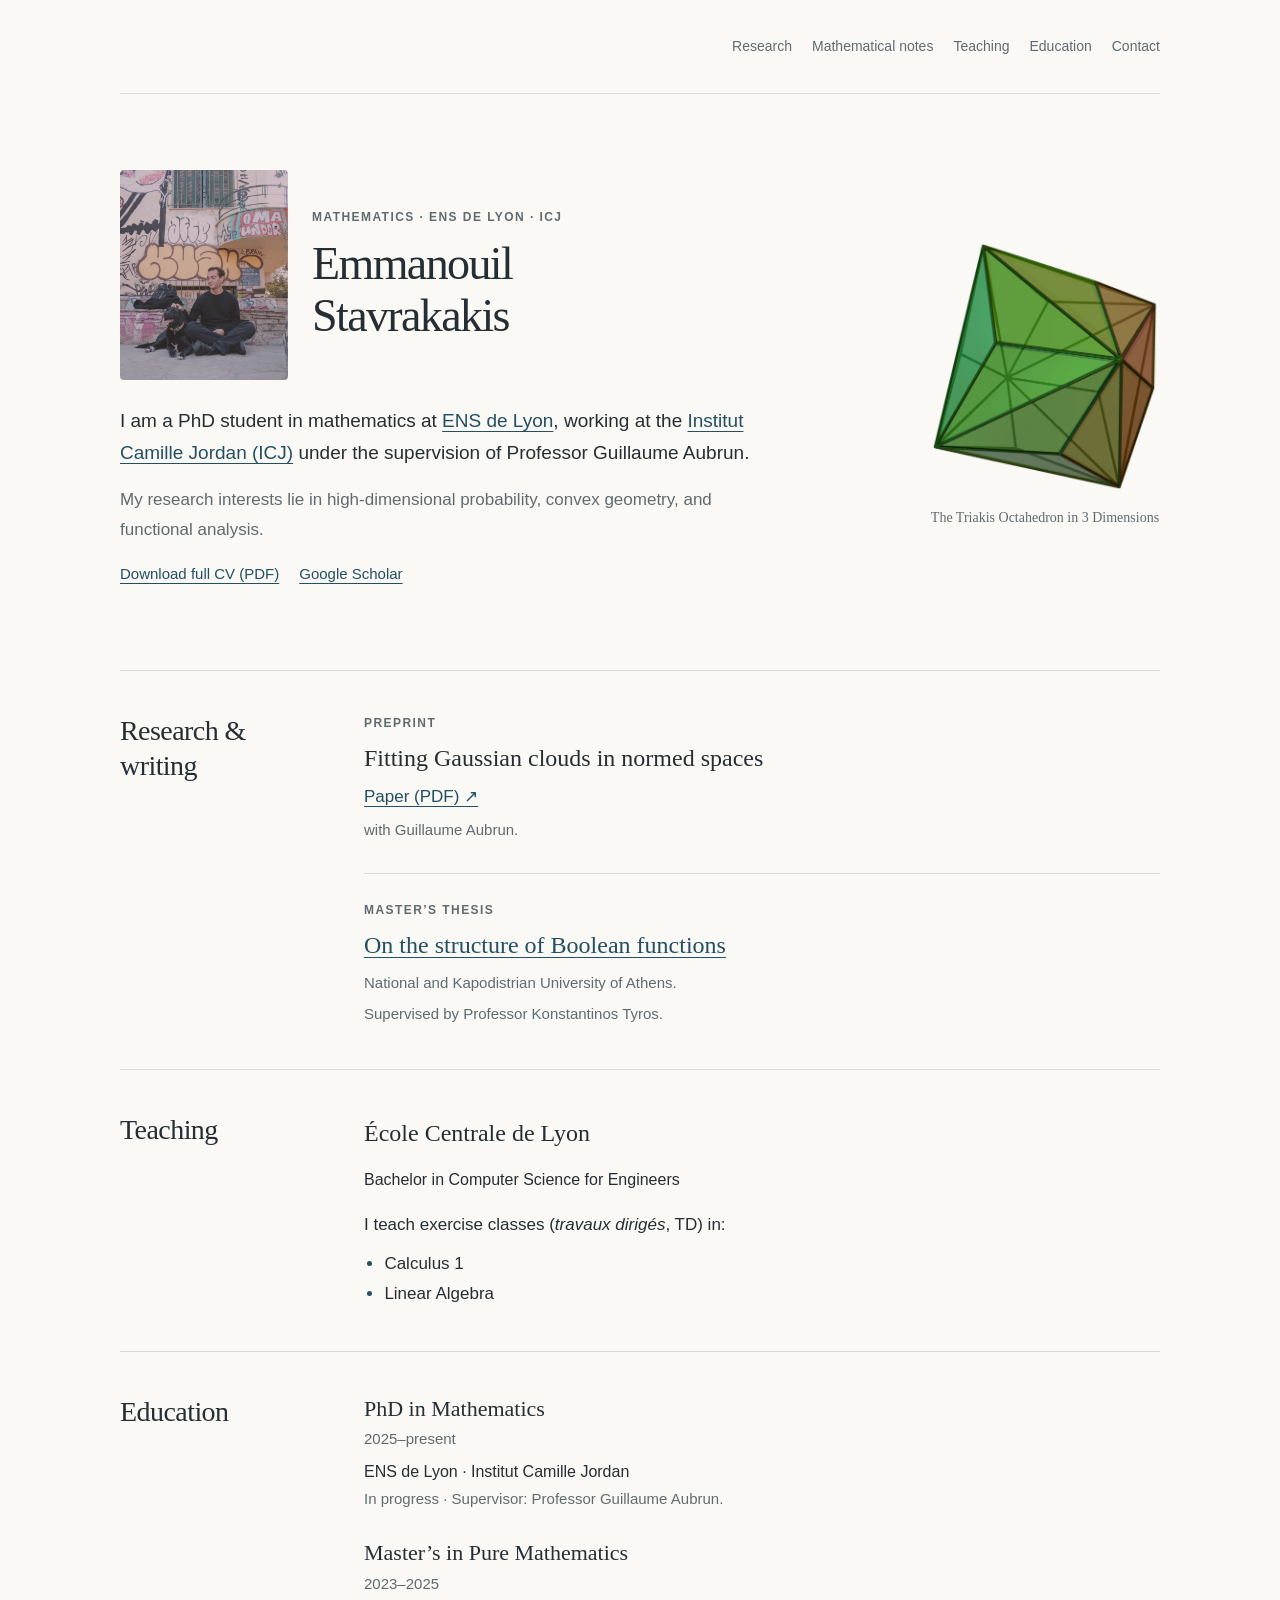
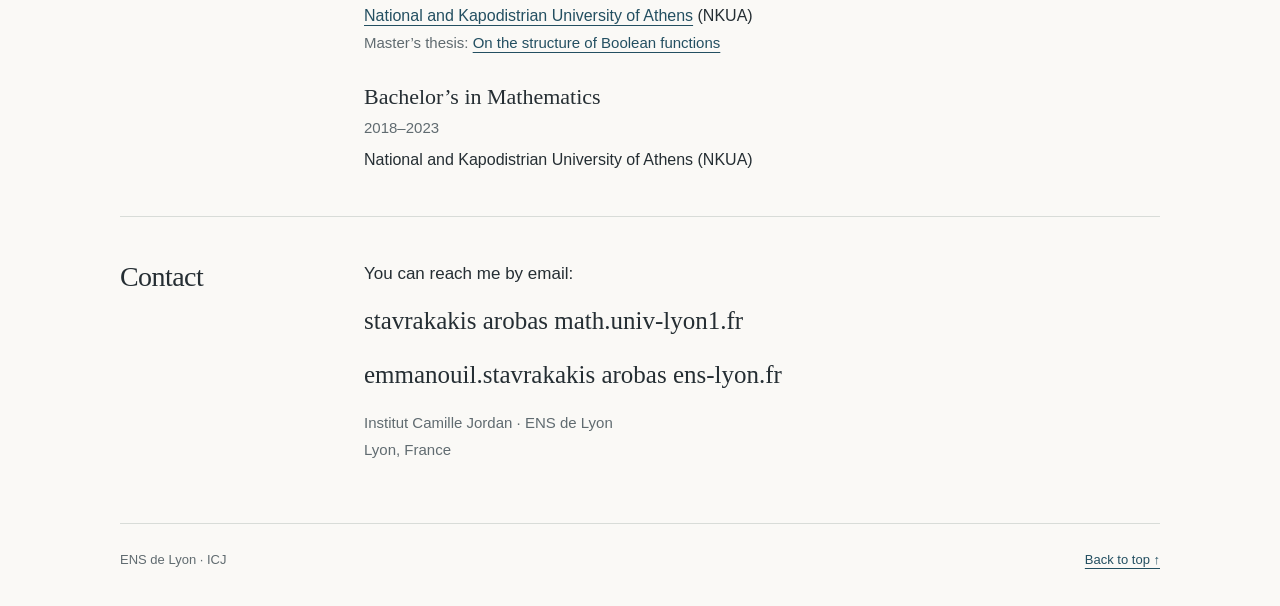
<file: index.html>
<!doctype html>
<html lang="en">
<head>
  <!-- Google tag (gtag.js) -->
<script async src="https://www.googletagmanager.com/gtag/js?id=G-0EEMKMMTBL"></script>
<script>
  window.dataLayer = window.dataLayer || [];
  function gtag(){dataLayer.push(arguments);}
  gtag('js', new Date());

  gtag('config', 'G-0EEMKMMTBL');
</script>
  <meta charset="utf-8">
  <meta name="viewport" content="width=device-width, initial-scale=1">
  <title>Emmanouil Stavrakakis | Mathematics</title>
  <meta name="description" content="Emmanouil Stavrakakis, mathematics PhD student at ENS de Lyon, working at the Institut Camille Jordan. Research in high-dimensional probability, convex geometry, and functional analysis.">
  <meta name="color-scheme" content="light">
  <!-- EDITING: all page text and CSS are in this small UTF-8 file. -->
  <!-- Keep the images, PDF, CSS, and JS files beside index.html. -->
  <!-- Appearance: adjust the CSS below. Page text starts at <body>. -->
  <style>
    :root {
      --paper: #faf9f6;
      --ink: #252e33;
      --muted: #606b70;
      --accent: #234f61;
      --line: #d8dcd8;
      --serif: Georgia, "Times New Roman", serif;
      --sans: -apple-system, BlinkMacSystemFont, "Segoe UI", sans-serif;
    }
    * { box-sizing: border-box; }
    html { scroll-padding-top: 2rem; }
    body {
      margin: 0;
      background: var(--paper);
      color: var(--ink);
      font-family: var(--sans);
      font-size: 17px;
      line-height: 1.75;
      -webkit-font-smoothing: antialiased;
    }
    a {
      color: var(--accent);
      text-decoration-thickness: 1px;
      text-underline-offset: 4px;
    }
    a:hover { text-decoration-thickness: 2px; }
    a:focus-visible { outline: 2px solid var(--accent); outline-offset: 5px; }
    ::selection { background: #dbe8e9; }
    .wrap { width: min(1040px, calc(100% - 64px)); margin-inline: auto; }
    .skip-link {
      position: absolute;
      top: 8px;
      left: 8px;
      z-index: 10;
      padding: 8px 16px;
      background: white;
      transform: translateY(-160%);
    }
    .skip-link:focus { transform: translateY(0); }
    .site-header {
      display: flex;
      align-items: center;
      justify-content: flex-end;
      gap: 24px;
      padding-block: 24px;
      border-bottom: 1px solid var(--line);
    }
    nav { display: flex; flex-wrap: wrap; gap: 4px 20px; }
    nav a {
      padding-block: 10px;
      color: var(--muted);
      font-size: 14px;
      text-decoration: none;
    }
    nav a:hover { color: var(--accent); text-decoration: underline; }
    .hero {
      display: grid;
      grid-template-columns: minmax(0, 1fr) 230px;
      align-items: center;
      gap: 64px;
      padding-block: 76px 68px;
    }
    .eyebrow, .kind {
      color: var(--muted);
      font-size: 12px;
      font-weight: 600;
      letter-spacing: .12em;
      text-transform: uppercase;
    }
    .eyebrow { margin: 0 0 10px; }
    .profile-heading {
      display: grid;
      grid-template-columns: 168px minmax(0, 1fr);
      align-items: center;
      gap: 24px;
      margin-bottom: 25px;
    }
    .portrait {
      display: block;
      width: 168px;
      height: 210px;
      object-fit: cover;
      object-position: 50% 80%;
      border-radius: 4px;
    }
    h1, h2, h3 { font-family: var(--serif); font-weight: 400; }
    h1 {
      margin: 0;
      font-size: clamp(30px, 4vw, 46px);
      line-height: 1.12;
      letter-spacing: -.035em;
      overflow-wrap: anywhere;
    }
    .name-line { display: block; }
    .intro { margin: 0 0 16px; max-width: 650px; font-size: 19px; line-height: 1.7; }
    .interests { margin: 0; max-width: 650px; color: var(--muted); }
    .geometry { margin: 0; text-align: center; }
    .geometry img { display: block; width: 100%; height: auto; }
    .geometry figcaption { margin-top: 14px; font-family: var(--serif); font-size: 14px; color: var(--muted); }
    .section {
      display: grid;
      grid-template-columns: 200px minmax(0, 1fr);
      gap: 44px;
      padding-block: 42px;
      border-top: 1px solid var(--line);
    }
    h2 { margin: 0; font-size: 28px; line-height: 1.25; letter-spacing: -.02em; }
    h3 { margin: 5px 0 8px; font-size: 24px; line-height: 1.35; }
    .entry + .entry { margin-top: 30px; padding-top: 26px; border-top: 1px solid var(--line); }
    .kind { display: block; margin: 0 0 8px; }
    .detail { margin: 5px 0 0; color: var(--muted); font-size: 15px; }
    .teaching-copy { margin: 14px 0 10px; }
    .course-list { margin: 0; padding-left: 1.2em; }
    .course-list li::marker { color: var(--accent); }
    .education-list { margin: 0; padding: 0; list-style: none; }
    .education-list li + li { margin-top: 26px; }
    .education-list h3 { font-size: 22px; margin-top: 0; margin-bottom: 3px; }
    .education-list p { margin: 0; }
    .education-list .education-dates { margin-bottom: 5px; }
    .institution { font-size: 16px; }
    .email { font-size: clamp(19px, 3vw, 25px); font-family: var(--serif); overflow-wrap: anywhere; }
    .contact-text { margin: 0 0 10px; }
    .contact-emails { margin: 0; padding: 0; list-style: none; }
    .contact-emails li + li { margin-top: 10px; }
    .location { margin: 14px 0 0; font-size: 15px; color: var(--muted); }
    .extra-links { display: flex; flex-wrap: wrap; gap: 20px; margin-top: 16px; font-size: 15px; }
    footer {
      display: flex;
      flex-wrap: wrap;
      justify-content: space-between;
      gap: 12px;
      margin-top: 18px;
      padding-block: 25px 34px;
      border-top: 1px solid var(--line);
      font-size: 13px;
      color: var(--muted);
    }
    footer p { margin: 0; }
    @media (max-width: 760px) {
      .hero { gap: 28px; grid-template-columns: minmax(0, 1fr) 160px; padding-block: 50px; }
      .profile-heading { grid-template-columns: 128px minmax(0, 1fr); gap: 18px; }
      .portrait { width: 128px; height: 160px; }
      .section { grid-template-columns: 155px minmax(0, 1fr); gap: 28px; }
    }
    @media (max-width: 580px) {
      .wrap { width: calc(100% - 40px); }
      .site-header { align-items: flex-start; flex-direction: column; gap: 5px; padding-block: 20px 12px; }
      nav { gap: 0 22px; }
      .hero { grid-template-columns: 1fr; gap: 26px; padding-block: 42px; }
      .profile-heading { grid-template-columns: 112px minmax(0, 1fr); gap: 16px; }
      .portrait { width: 112px; height: 140px; }
      h1 { font-size: clamp(24px, 6.3vw, 30px); }
      .geometry { width: 160px; justify-self: center; }
      .intro { font-size: 18px; }
      .section { grid-template-columns: 1fr; gap: 24px; padding-block: 32px; }
      h2 { font-size: 27px; }
      h3 { font-size: 23px; }
    }
    @media print {
      body { background: white; font-size: 11pt; }
      .wrap { width: 100%; }
      nav, .geometry, .skip-link, footer { display: none; }
      .site-header { padding-block: 0 12px; }
      .hero { display: block; padding-block: 24px; }
      h1 { font-size: 26pt; }
      .intro { font-size: 12pt; }
      .section { padding-block: 20px; grid-template-columns: 150px minmax(0, 1fr); gap: 20px; }
      .entry, .education-list li { break-inside: avoid; }
      a { color: inherit; }
    }
  </style>
</head>
<body>
  <a class="skip-link" href="#main">Skip to content</a>
  <div class="wrap">
    <header class="site-header">
      <nav aria-label="Main navigation">
        <a href="#research">Research</a>
        <a href="notebook.html">Mathematical notes</a>
        <a href="#teaching">Teaching</a>
        <a href="#education">Education</a>
        <a href="#contact">Contact</a>
      </nav>
    </header>

    <main id="main">
      <!-- ABOUT: update your name, biography, and research interests here. -->
      <section class="hero" id="about" aria-labelledby="name">
        <div>
          <div class="profile-heading">
            <img class="portrait" src="portrait.png" width="168" height="210" alt="Sitting outdoors with a black dog">
            <div>
              <p class="eyebrow">Mathematics · ENS de Lyon · ICJ</p>
              <h1 id="name"><span class="name-line">Emmanouil</span> <span class="name-line">Stavrakakis</span></h1>
            </div>
          </div>
          <p class="intro">
            I am a PhD student in mathematics at
            <a href="https://www.ens-lyon.fr/en/">ENS de Lyon</a>, working at the
            <a href="https://math.univ-lyon1.fr/icj/">Institut Camille Jordan (ICJ)</a>
            under the supervision of Professor Guillaume Aubrun.
          </p>
          <p class="interests">
            My research interests lie in high-dimensional probability,
            convex geometry, and functional analysis.
          </p>
          <p class="extra-links">
            <a href="Emmanouil-Stavrakakis-CV.pdf" download="Emmanouil-Stavrakakis-CV.pdf" type="application/pdf">Download full CV (PDF)</a>
            <a href="https://scholar.google.com/citations?user=XRayWN0AAAAJ&amp;hl=en">Google Scholar</a>
          </p>
        </div>

        <!-- FIGURE: replace triakis-octahedron.png to change the image. -->
        <figure class="geometry">
          <img src="triakis-octahedron.png" width="960" height="1047" alt="A triakis octahedron with translucent green and amber triangular faces.">
          <figcaption>The Triakis Octahedron in 3 Dimensions</figcaption>
        </figure>
      </section>

      <section class="section" id="research" aria-labelledby="research-title">
        <h2 id="research-title">Research &amp;<br>writing</h2>
        <div>
          <article class="entry">
            <p class="kind">Preprint</p>
            <h3>Fitting Gaussian clouds in normed spaces</h3>
            <a href="https://arxiv.org/pdf/2610.20299">Paper (PDF) ↗</a>
            <p class="detail">with Guillaume Aubrun.</p>
            <!-- Add the exact author list and year here when ready. Example:
            <p class="detail">AUTHOR LIST · YEAR</p>
            -->
            <!-- Once you have the real URL, add a link here. Example:
            <p class="extra-links"><a href="PASTE_THE_REAL_PREPRINT_URL_HERE">Read the preprint</a></p>
            -->
          </article>
          <article class="entry">
            <p class="kind">Master’s thesis</p>
            <h3><a href="https://pergamos.lib.uoa.gr/uoa/dl/object/3471182">On the structure of Boolean functions</a></h3>
            <p class="detail">National and Kapodistrian University of Athens.</p>
            <p class="detail">Supervised by Professor Konstantinos Tyros.</p>
          </article>
        </div>
      </section>

      <section class="section" id="teaching" aria-labelledby="teaching-title">
        <h2 id="teaching-title">Teaching</h2>
        <div>
          <h3>École Centrale de Lyon</h3>
          <p class="institution">Bachelor in Computer Science for Engineers</p>
          <p class="teaching-copy">I teach exercise classes (<em lang="fr">travaux dirigés</em>, TD) in:</p>
          <ul class="course-list">
            <li>Calculus 1</li>
            <li>Linear Algebra</li>
          </ul>
        </div>
      </section>

      <!-- EDUCATION -->
      <section class="section" id="education" aria-labelledby="education-title">
        <h2 id="education-title">Education</h2>
        <ol class="education-list">
          <li>
            <h3>PhD in Mathematics</h3>
            <p class="detail education-dates">2025–present</p>
            <p class="institution">ENS de Lyon · Institut Camille Jordan</p>
            <p class="detail">In progress · Supervisor: Professor Guillaume Aubrun.</p>
          </li>
          <li>
            <h3>Master’s in Pure Mathematics</h3>
            <p class="detail education-dates">2023–2025</p>
            <p class="institution"><a href="https://en.uoa.gr/">National and Kapodistrian University of Athens</a> (NKUA)</p>
            <p class="detail">Master’s thesis: <a href="https://pergamos.lib.uoa.gr/uoa/dl/object/3471182">On the structure of Boolean functions</a></p>
          </li>
          <li>
            <h3>Bachelor’s in Mathematics</h3>
            <p class="detail education-dates">2018–2023</p>
            <p class="institution">National and Kapodistrian University of Athens (NKUA)</p>
          </li>
        </ol>
      </section>

      <section class="section" id="contact" aria-labelledby="contact-title">
        <h2 id="contact-title">Contact</h2>
        <div>
          <p class="contact-text">You can reach me by email:</p>
          <ul class="contact-emails">
            <li><span class="email">stavrakakis arobas math.univ-lyon1.fr</span></li>
            <li><span class="email">emmanouil.stavrakakis arobas ens-lyon.fr</span></li>
          </ul>
          <p class="location">Institut Camille Jordan · ENS de Lyon<br>Lyon, France</p>
        </div>
      </section>
    </main>

    <footer>
      <p>ENS de Lyon · ICJ</p>
      <a href="#about">Back to top ↑</a>
    </footer>
  </div>
</body>
</html>
</file>
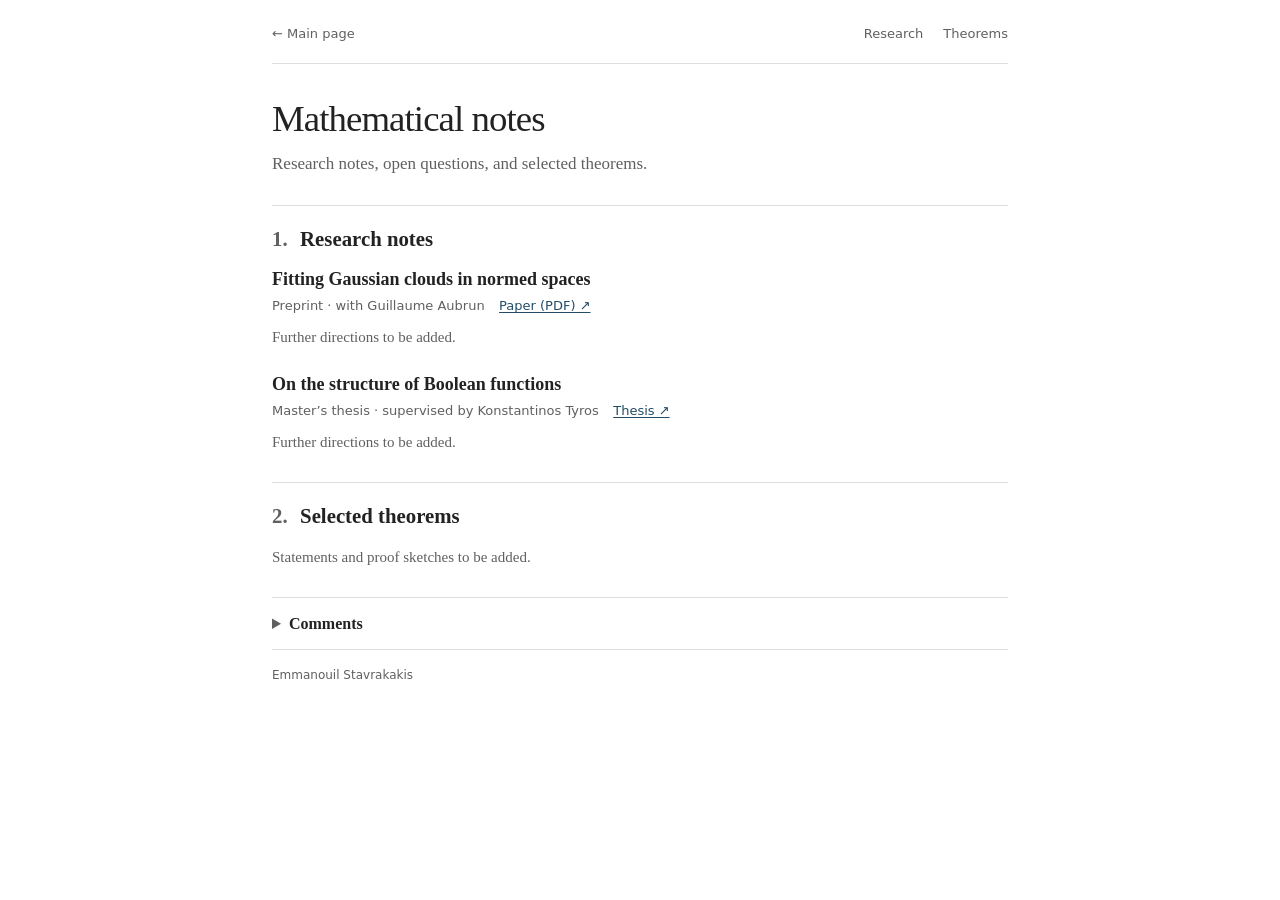
<file: notebook.html>
<!doctype html>
<html lang="en">
<head>
  <meta charset="utf-8">
  <meta name="viewport" content="width=device-width, initial-scale=1">
  <meta name="description" content="Research notes, open questions, and selected theorems by Emmanouil Stavrakakis.">
  <meta name="color-scheme" content="light">
  <title>Mathematical notes | Emmanouil Stavrakakis</title>

  <!-- All styling is included here. No external CSS or JavaScript is needed. -->
  <style>
    :root {
      color-scheme: light;
      --ink: #222222;
      --muted: #606060;
      --rule: #dededb;
      --link: #234c68;
      --serif: "Palatino Linotype", "Book Antiqua", Palatino, Georgia, serif;
      --sans: system-ui, -apple-system, BlinkMacSystemFont, "Segoe UI", sans-serif;
    }

    * { box-sizing: border-box; }

    body {
      margin: 0;
      background: #ffffff;
      color: var(--ink);
      font-family: var(--serif);
      font-size: 1.0625rem;
      line-height: 1.6;
    }

    a {
      color: var(--link);
      text-underline-offset: 0.18em;
      text-decoration-thickness: 1px;
    }

    a:hover { text-decoration-thickness: 2px; }

    :focus-visible {
      outline: 2px solid var(--link);
      outline-offset: 4px;
    }

    .nb-skip {
      position: absolute;
      top: 0.75rem;
      left: 1rem;
      z-index: 1;
      padding: 0.4rem 0.75rem;
      background: #ffffff;
      transform: translateY(-200%);
    }

    .nb-skip:focus { transform: translateY(0); }

    .nb-wrap {
      width: min(100% - 3rem, 46rem);
      margin-inline: auto;
    }

    .nb-header {
      display: flex;
      flex-wrap: wrap;
      align-items: center;
      justify-content: space-between;
      gap: 0.5rem 1.5rem;
      padding-block: 1.25rem 0.9rem;
      border-bottom: 1px solid var(--rule);
      font-family: var(--sans);
      font-size: 0.8125rem;
    }

    .nb-header nav {
      display: flex;
      flex-wrap: wrap;
      gap: 0.4rem 1.25rem;
    }

    .nb-header a {
      display: inline-block;
      padding-block: 0.25rem;
      color: var(--muted);
      text-decoration: none;
    }

    .nb-header a:hover { text-decoration: underline; }

    .nb-intro { margin-block: 2rem 1.75rem; }

    h1, h2, h3 {
      line-height: 1.25;
      font-weight: 600;
      overflow-wrap: break-word;
    }

    h1 {
      margin: 0 0 0.5rem;
      font-size: clamp(1.85rem, 4vw, 2.3rem);
      font-weight: 400;
      letter-spacing: -0.025em;
    }

    .nb-lead {
      margin: 0;
      color: var(--muted);
    }

    .nb-section {
      margin-block: 0 1.75rem;
      padding-top: 1.25rem;
      border-top: 1px solid var(--rule);
      scroll-margin-top: 1rem;
    }

    h2 {
      margin: 0 0 1rem;
      font-size: 1.3rem;
    }

    .nb-number {
      margin-right: 0.35em;
      color: var(--muted);
      font-variant-numeric: lining-nums tabular-nums;
    }

    .nb-entry + .nb-entry { margin-top: 1.5rem; }

    h3 {
      margin: 0 0 0.35rem;
      font-size: 1.125rem;
    }

    p { margin: 0.6rem 0 0; }

    .nb-meta {
      display: flex;
      flex-wrap: wrap;
      align-items: baseline;
      gap: 0.2rem 0.9rem;
      margin: 0;
      color: var(--muted);
      font-family: var(--sans);
      font-size: 0.8125rem;
      line-height: 1.6;
    }

    .nb-meta a { white-space: nowrap; }

    .nb-pending {
      margin-top: 0.5rem;
      color: var(--muted);
      font-size: 0.9375rem;
    }

    /* Optional theorem and proof styles for future entries. */
    .nb-statement {
      margin-block: 0.85rem;
      padding-left: 1rem;
      border-left: 2px solid var(--rule);
      font-style: italic;
    }

    .nb-statement strong { font-style: normal; }

    math { font-family: "Cambria Math", "STIX Two Math", math; }

    .nb-comments {
      margin-top: 0.25rem;
      padding-block: 0.8rem;
      border-block: 1px solid var(--rule);
      scroll-margin-top: 1rem;
    }

    .nb-comments summary {
      width: fit-content;
      cursor: pointer;
      font-size: 1rem;
      font-weight: 600;
    }

    .nb-comments summary::marker { color: var(--muted); }

    .nb-comments p {
      margin-top: 0.6rem;
      font-size: 0.9375rem;
    }

    .nb-comment-note { color: var(--muted); }

    .nb-footer {
      padding-block: 1rem 1.5rem;
      color: var(--muted);
      font-family: var(--sans);
      font-size: 0.75rem;
    }

    .nb-footer p { margin: 0; }

    @media (max-width: 480px) {
      .nb-wrap { width: calc(100% - 2rem); }
      .nb-header { gap: 0.35rem 1rem; }
      .nb-header nav { gap: 0.4rem 1rem; }
      .nb-intro { margin-top: 1.5rem; }
    }

    @media print {
      body { font-size: 11pt; }
      .nb-wrap { width: 100%; max-width: none; }
      .nb-header, .nb-comments, .nb-skip { display: none; }
      .nb-intro { margin-top: 0; }
      a { color: inherit; }
      .nb-entry { break-inside: avoid; }
    }
  </style>
</head>
<body>
  <div id="math-notebook">
    <a class="nb-skip" href="#notes-main">Skip to content</a>

    <div class="nb-wrap">
      <header class="nb-header">
        <a href="index.html">← Main page</a>
        <nav aria-label="Notes navigation">
          <a href="#directions">Research</a>
          <a href="#theorems">Theorems</a>
        </nav>
      </header>

      <main id="notes-main" tabindex="-1">
        <header class="nb-intro">
          <h1>Mathematical notes</h1>
          <p class="nb-lead">Research notes, open questions, and selected theorems.</p>
        </header>

        <section class="nb-section" id="directions" aria-labelledby="directions-title">
          <h2 id="directions-title"><span class="nb-number">1.</span> Research notes</h2>

          <!-- EDIT: replace the short placeholders with your notes. -->
          <article class="nb-entry" id="gaussian-clouds" aria-labelledby="gaussian-title">
            <h3 id="gaussian-title">Fitting Gaussian clouds in normed spaces</h3>
            <p class="nb-meta">
              <span>Preprint · with Guillaume Aubrun</span>
              <a href="https://arxiv.org/pdf/2610.20299">Paper (PDF) ↗</a>
            </p>
            <p class="nb-pending">Further directions to be added.</p>
          </article>

          <article class="nb-entry" id="boolean-functions" aria-labelledby="boolean-title">
            <h3 id="boolean-title">On the structure of Boolean functions</h3>
            <p class="nb-meta">
              <span>Master’s thesis · supervised by Konstantinos Tyros</span>
              <a href="https://pergamos.lib.uoa.gr/uoa/dl/object/3471182">Thesis ↗</a>
            </p>
            <p class="nb-pending">Further directions to be added.</p>
          </article>
        </section>

        <section class="nb-section" id="theorems" aria-labelledby="theorems-title">
          <h2 id="theorems-title"><span class="nb-number">2.</span> Selected theorems</h2>
          <p class="nb-pending">Statements and proof sketches to be added.</p>

          <!-- ADD A THEOREM: remove the placeholder above, then copy and edit.
          <article class="nb-entry" id="theorem-short-name">
            <h3>Theorem title</h3>
            <p class="nb-meta">Author · reference</p>
            <p class="nb-statement"><strong>Theorem.</strong> State all assumptions and the conclusion.</p>
            <p><strong>Proof.</strong> Add a proof or proof sketch.</p>
          </article>
          For notation, use <var>x</var>, <sup>2</sup>, <sub>n</sub>, or MathML.
          -->
        </section>

        <!-- One compact comments section; opens only when the reader chooses. -->
        <details class="nb-comments" id="discussion">
          <summary>Comments</summary>
          <p class="nb-comment-note">Questions and corrections are welcome. A GitHub account is required to post.</p>
          <p>
            <a href="https://github.com/emmanouilstavrakakis/emmanouilstavrakakis.github.io/issues/new?title=%5Bnotebook%5D%20Mathematical%20notes"
               target="_blank" rel="noopener noreferrer">Leave a comment on GitHub ↗</a>
          </p>
        </details>
      </main>

      <footer class="nb-footer">
        <p>Emmanouil Stavrakakis</p>
      </footer>
    </div>
  </div>
</body>
</html>
</file>
